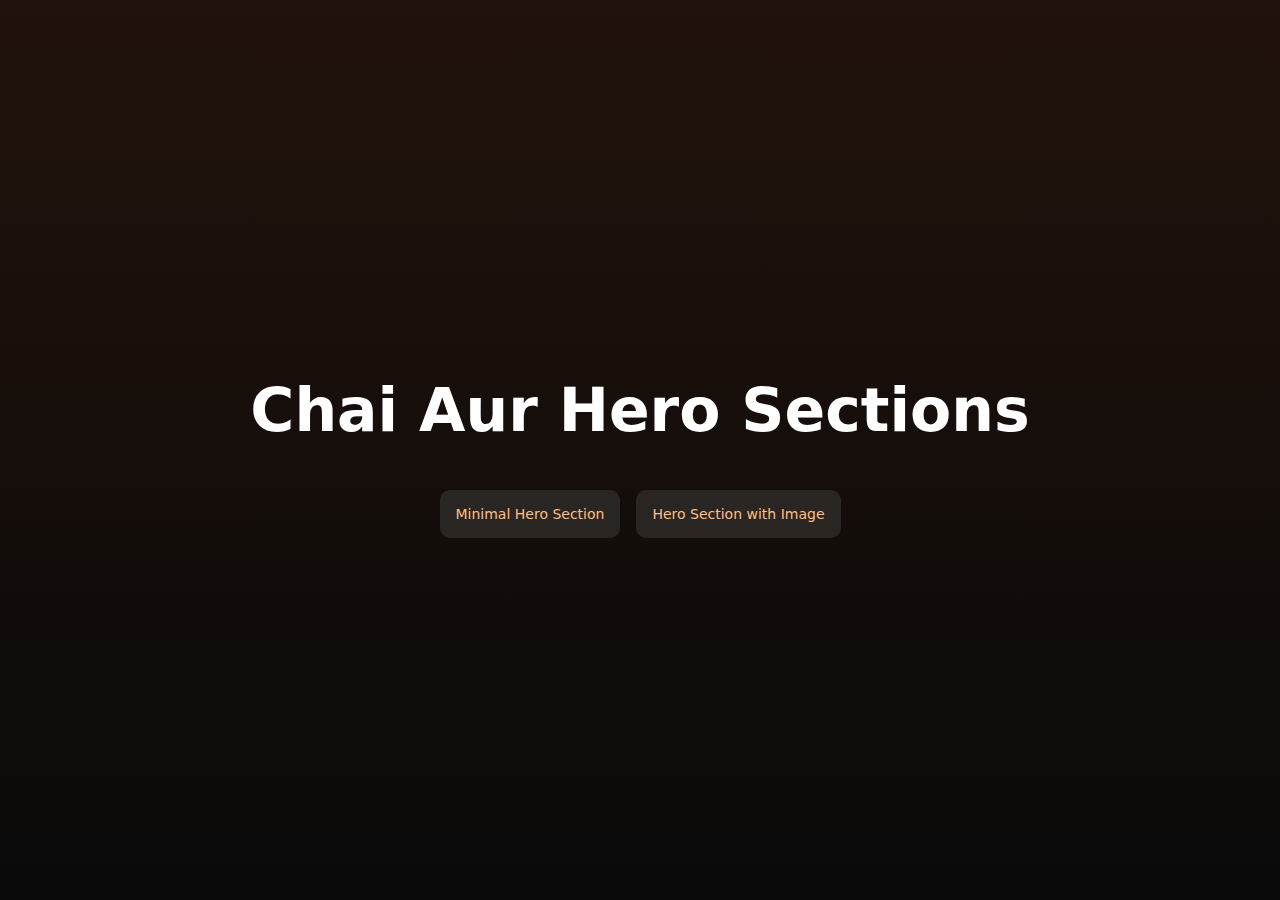
<file: index.html>
<!DOCTYPE html>
<html lang="en">
	<head>
		<meta charset="UTF-8" />
		<meta name="viewport" content="width=device-width, initial-scale=1.0" />
		<title>Hero Section Challenge</title>
		<link rel="stylesheet" href="styles.css" />
	</head>
	<body>
		<main class="main">
			<h1 class="heading">Chai Aur Hero Sections</h1>

			<div class="btns">
				<a href="./challenge-1/index.html">Minimal Hero Section</a>
				<a href="./challenge-2/index.html">Hero Section with Image</a>
			</div>
		</main>
	</body>
</html>
</file>
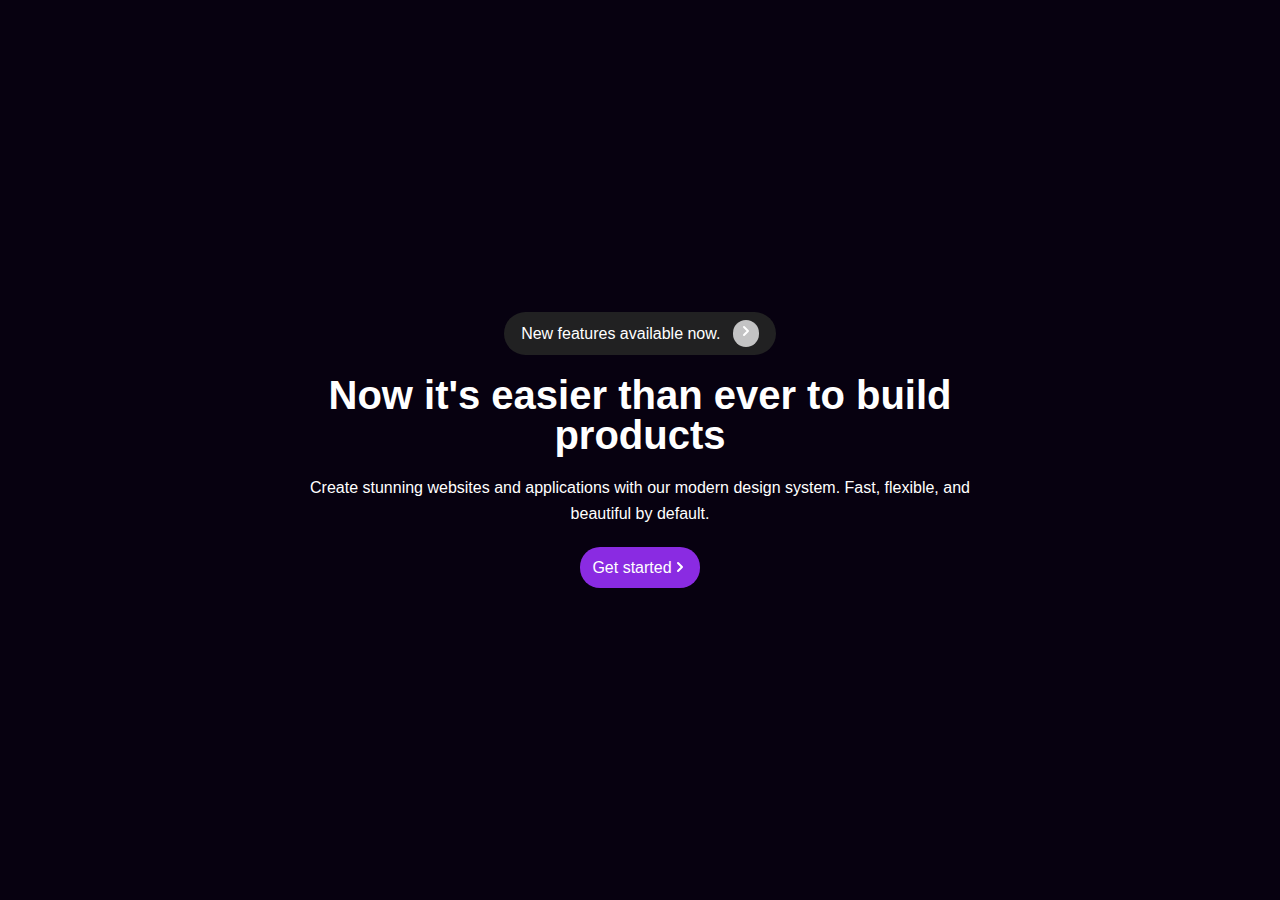
<file: challenge-1/index.html>
<!DOCTYPE html>
<html lang="en">
  <head>
    <meta charset="UTF-8" />
    <meta name="viewport" content="width=device-width, initial-scale=1.0" />
    <title>Minimal Hero Section</title>
    <link rel="stylesheet" href="./styles.css" />
  </head>
  <body>
    <section class="hero">
      <div class="announcement">
        <a href="#" class="announcement-link">
          <span class="announcement-text">New features available now.</span>
          <span class="announcement-button">
            <svg
              width="16"
              height="16"
              fill="none"
              stroke="currentColor"
              stroke-width="2"
              stroke-linecap="round"
              stroke-linejoin="round"
            >
              <path d="m6 12 4-4-4-4" />
            </svg>
          </span>
        </a>
      </div>

      <div class="hero-content">
        <h1 class="hero-title">Now it's easier than ever to build products</h1>
        <p class="hero-description">
          Create stunning websites and applications with our modern design
          system. Fast, flexible, and beautiful by default.
        </p>
        <a href="#" class="cta-button">
          Get started
          <svg
            width="16"
            height="16"
            fill="none"
            stroke="currentColor"
            stroke-width="2"
            stroke-linecap="round"
            stroke-linejoin="round"
          >
            <path d="m6 12 4-4-4-4" />
          </svg>
        </a>
      </div>
    </section>
  </body>
</html>
</file>
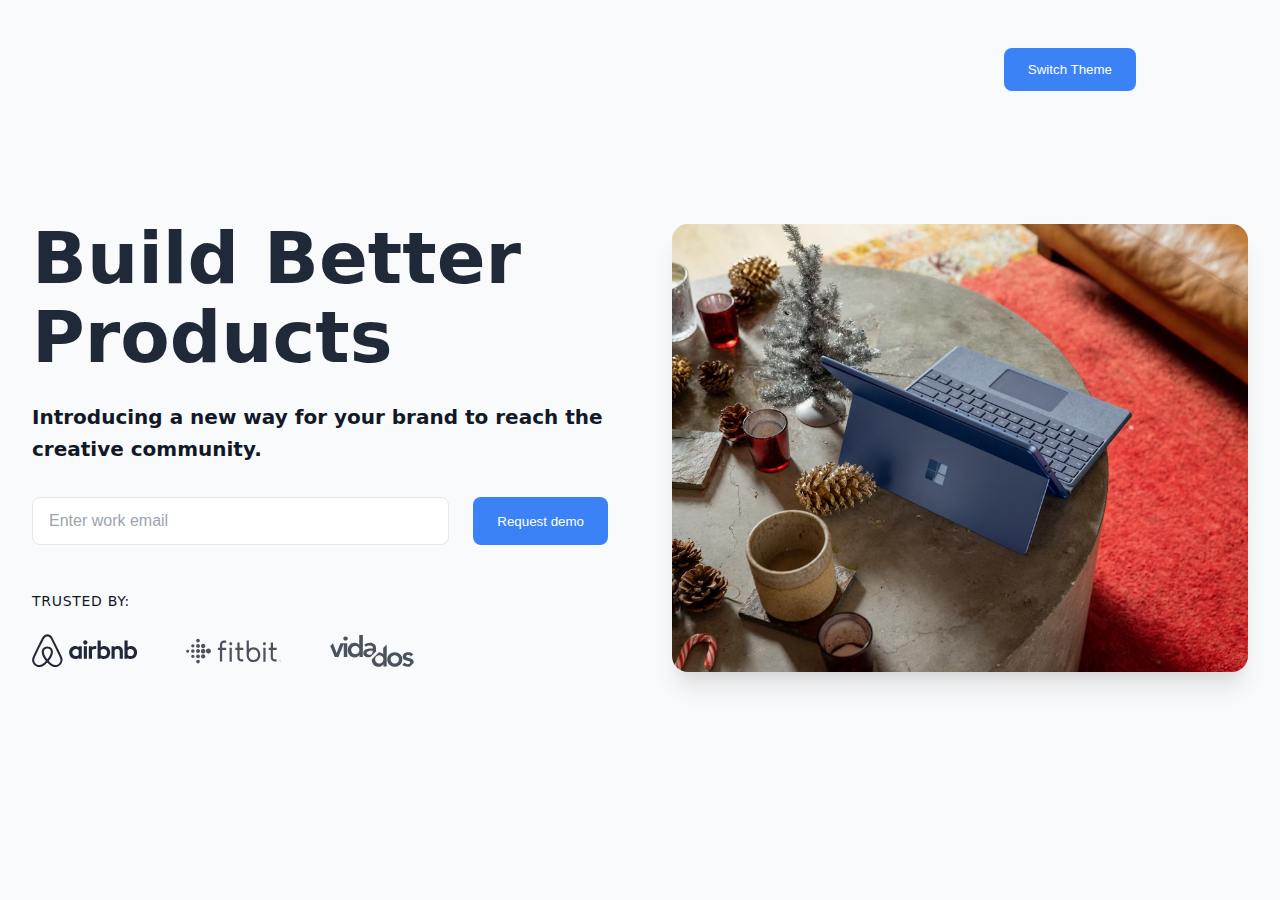
<file: challenge-2/index.html>
<!DOCTYPE html>
<html lang="en">
	<head>
		<meta charset="UTF-8" />
		<meta name="viewport" content="width=device-width, initial-scale=1.0" />
		<title>Classic Hero</title>
		<link rel="stylesheet" href="styles.css" />
	</head>
	<body>
		<button class="dark-mode-toggle" id="darkModeToggle">Switch Theme</button>

		<div class="hero">
			<div class="hero-grid">
				<div class="content-col">
					<h1>Build Better Products</h1>
					<p>
						Introducing a new way for your brand to reach the creative
						community.
					</p>

					<div class="cta-group">
						<div class="input-wrapper">
							<label for="hero-input" class="sr-only">Search</label>
							<input
								type="text"
								id="hero-input"
								name="hero-input"
								placeholder="Enter work email"
							/>
						</div>
						<button href="#" class="demo-button">Request demo</button>
					</div>

					<!-- Brands -->
					<div class="brands-section">
						<span class="trusted-by">Trusted by:</span>
						<div class="brand-logos">
							<svg
								width="106"
								height="36"
								viewBox="0 0 106 36"
								fill="none"
								xmlns="http://www.w3.org/2000/svg"
							>
								<g clip-path="url(#clip0)">
									<path
										d="M55.4732 9.52669C55.4732 10.6846 54.5258 11.6846 53.3153 11.6846C52.1048 11.6846 51.1574 10.7372 51.1574 9.52669C51.1574 8.31616 52.0521 7.36879 53.3153 7.36879C54.5785 7.47406 55.4732 8.42142 55.4732 9.52669ZM46.6837 13.8425C46.6837 14.053 46.6837 14.3688 46.6837 14.3688C46.6837 14.3688 45.6837 13.053 43.5258 13.053C39.9469 13.053 37.1574 15.7898 37.1574 19.5267C37.1574 23.2635 39.8942 26.0004 43.5258 26.0004C45.7363 26.0004 46.6837 24.6319 46.6837 24.6319V25.2109C46.6837 25.4741 46.8942 25.6846 47.1574 25.6846H49.789V13.3688C49.789 13.3688 47.3679 13.3688 47.1574 13.3688C46.8942 13.3688 46.6837 13.632 46.6837 13.8425ZM46.6837 21.7372C46.21 22.4741 45.21 23.1056 44.0521 23.1056C41.9469 23.1056 40.3679 21.7898 40.3679 19.5793C40.3679 17.3688 41.9995 16.053 44.0521 16.053C45.21 16.053 46.2627 16.6846 46.6837 17.4214V21.7372ZM51.789 13.3688H54.9469V25.6846H51.789V13.3688ZM98.789 13.053C96.6311 13.053 95.6311 14.3688 95.6311 14.3688V7.47406H92.4732V25.7372C92.4732 25.7372 94.8942 25.7372 95.1048 25.7372C95.3679 25.7372 95.5785 25.5267 95.5785 25.2635V24.6846C95.5785 24.6846 96.5785 26.053 98.7364 26.053C102.315 26.053 105.105 23.3162 105.105 19.5793C105.157 15.7898 102.368 13.053 98.789 13.053ZM98.2627 23.053C97.0521 23.053 96.1048 22.4214 95.6311 21.6846V17.2635C96.1048 16.632 97.1574 15.8951 98.2627 15.8951C100.368 15.8951 101.947 17.2109 101.947 19.4214C101.947 21.632 100.368 23.053 98.2627 23.053ZM90.8416 18.4214V25.7898H87.6837V18.7898C87.6837 16.7372 87.0521 15.9477 85.2627 15.9477C84.3153 15.9477 83.3153 16.4214 82.6837 17.1583V25.7372H79.5258V13.3688H81.9995C82.2627 13.3688 82.4732 13.5793 82.4732 13.8425V14.3688C83.3679 13.4214 84.6311 13.053 85.8416 13.053C87.21 13.053 88.3679 13.4214 89.2627 14.2109C90.4206 15.1583 90.8416 16.3162 90.8416 18.4214ZM71.8942 13.053C69.7364 13.053 68.7364 14.3688 68.7364 14.3688V7.47406H65.5785V25.7372C65.5785 25.7372 67.9995 25.7372 68.21 25.7372C68.4732 25.7372 68.6837 25.5267 68.6837 25.2635V24.6846C68.6837 24.6846 69.6837 26.053 71.8416 26.053C75.4206 26.053 78.21 23.3162 78.21 19.5793C78.2627 15.7898 75.4732 13.053 71.8942 13.053ZM71.3679 23.053C70.1574 23.053 69.21 22.4214 68.7364 21.6846V17.2635C69.21 16.632 70.2627 15.8951 71.3679 15.8951C73.4732 15.8951 75.0521 17.2109 75.0521 19.4214C75.0521 21.632 73.4732 23.053 71.3679 23.053ZM62.8416 13.053C63.789 13.053 64.2627 13.2109 64.2627 13.2109V16.1056C64.2627 16.1056 61.6311 15.2109 59.9995 17.1056V25.7372H56.8416V13.3688C56.8416 13.3688 59.2627 13.3688 59.4732 13.3688C59.7364 13.3688 59.9469 13.5793 59.9469 13.8425V14.3688C60.5785 13.6846 61.8942 13.053 62.8416 13.053ZM30.1574 24.6319C29.9995 24.2635 29.8416 23.7898 29.6837 23.4741C29.4206 22.8951 29.1574 22.3162 28.9469 21.7898L28.8942 21.7372C26.6311 16.8425 24.21 11.8425 21.6311 6.89511L21.5258 6.68458C21.2627 6.2109 20.9995 5.68458 20.7363 5.15827C20.4206 4.57932 20.1048 3.94774 19.5785 3.36879C18.5258 2.053 16.9995 1.31616 15.4206 1.31616C13.789 1.31616 12.3153 2.053 11.21 3.26353C10.6837 3.89511 10.3153 4.47406 9.99951 5.10564C9.73635 5.63195 9.47319 6.15827 9.21003 6.63195L9.10477 6.84248C6.57845 11.7372 4.10477 16.7372 1.84161 21.6846L1.78898 21.7372C1.57845 22.2635 1.3153 22.8425 1.05214 23.4214C0.894243 23.7898 0.736348 24.1583 0.578453 24.5793C0.1574 25.7898 -0.000494249 26.9477 0.210032 28.1056C0.578453 30.5793 2.21003 32.632 4.47319 33.5267C5.3153 33.8951 6.21003 34.053 7.10477 34.053C7.36793 34.053 7.68372 34.0004 7.94687 34.0004C9.05214 33.8951 10.1574 33.5267 11.21 32.8951C12.5785 32.1583 13.8416 31.053 15.2627 29.4741C16.6837 31.053 17.9995 32.1056 19.3153 32.8951C20.4206 33.5267 21.5258 33.8951 22.5785 34.0004C22.8416 34.053 23.1574 34.053 23.4206 34.053C24.3153 34.053 25.2627 33.8951 26.0521 33.5267C28.3679 32.632 29.9469 30.5267 30.3153 28.1056C30.6837 26.9477 30.5785 25.8425 30.1574 24.6319ZM15.3679 26.3162C13.5785 24.1056 12.4732 22.0004 12.0521 20.2109C11.8942 19.4741 11.8416 18.7898 11.9469 18.2109C11.9995 17.6846 12.21 17.2109 12.4732 16.8425C13.1048 15.9477 14.1574 15.4214 15.3679 15.4214C16.5785 15.4214 17.6837 15.9477 18.2627 16.8425C18.5258 17.2109 18.7363 17.6846 18.789 18.2109C18.8942 18.7898 18.8416 19.4741 18.6837 20.2109C18.2627 21.9477 17.1048 24.053 15.3679 26.3162ZM28.4206 27.8425C28.21 29.5267 27.0521 31.0004 25.4206 31.6846C24.6311 32.0004 23.789 32.1056 22.9469 32.0004C22.1048 31.8951 21.3153 31.632 20.4732 31.1583C19.3153 30.5267 18.1048 29.4741 16.7363 28.0004C18.8942 25.3688 20.21 22.8951 20.6837 20.7372C20.8942 19.7372 20.9469 18.7898 20.8416 17.9477C20.7363 17.1056 20.4206 16.3688 19.9469 15.7372C18.9469 14.2635 17.21 13.4214 15.3153 13.4214C13.4206 13.4214 11.6837 14.3162 10.6837 15.7372C10.21 16.3688 9.94687 17.1583 9.78898 17.9477C9.68372 18.7898 9.68372 19.7372 9.94687 20.7372C10.4206 22.8951 11.789 25.3688 13.8942 28.0004C12.5258 29.5267 11.3153 30.5267 10.1574 31.1583C9.3153 31.632 8.47319 31.8951 7.68372 32.0004C6.78898 32.1056 5.94687 31.9477 5.21003 31.6846C3.57845 31.053 2.47319 29.5267 2.21003 27.8425C2.10477 27.0004 2.1574 26.2109 2.52582 25.2635C2.63108 24.9477 2.78898 24.632 2.94687 24.2109C3.1574 23.6846 3.42056 23.1056 3.68372 22.5793L3.73635 22.5267C5.99951 17.632 8.42056 12.632 10.9469 7.78985L11.0521 7.57932C11.3153 7.10564 11.5785 6.57932 11.8416 6.053C12.1048 5.52669 12.4206 5.053 12.7363 4.63195C13.4206 3.84248 14.3679 3.42143 15.3679 3.42143C16.3679 3.42143 17.3153 3.84248 17.9995 4.63195C18.3679 5.053 18.6311 5.52669 18.8942 6.053C19.1574 6.52669 19.4206 7.053 19.6837 7.57932L19.789 7.78985C22.2627 12.6846 24.6837 17.6846 26.9469 22.5267V22.5793C27.21 23.1056 27.4206 23.6846 27.6837 24.2109C27.8416 24.5793 27.9995 24.9477 28.1048 25.2635C28.4732 26.1583 28.5785 27.0004 28.4206 27.8425Z"
										fill="currentColor"
										class="fill-gray-800 dark:fill-neutral-200"
									/>
								</g>
								<defs>
									<clipPath id="clip0">
										<rect
											width="105.474"
											height="35"
											fill="currentColor"
											class="fill-gray-800 dark:fill-neutral-200"
											transform="translate(0 0.26355)"
										/>
									</clipPath>
								</defs>
							</svg>

							<svg
								class="brand-logo"
								width="140"
								height="47"
								viewBox="0 0 140 47"
								fill="none"
								xmlns="http://www.w3.org/2000/svg"
							>
								<path
									d="M20.3991 8.15082C20.3991 9.61789 19.1416 10.8754 17.6745 10.8754C16.2075 10.8754 14.95 9.61789 14.95 8.15082C14.95 6.68375 16.2075 5.42627 17.6745 5.42627C19.1416 5.42627 20.3991 6.68375 20.3991 8.15082ZM17.6745 13.1109C16.0678 13.1109 14.8103 14.3684 14.8103 15.9752C14.8103 17.582 16.0678 18.8394 17.6745 18.8394C19.2813 18.8394 20.5388 17.582 20.5388 15.9752C20.5388 14.2985 19.2813 13.1109 17.6745 13.1109ZM17.6745 20.7257C16.0678 20.7257 14.7404 22.053 14.7404 23.6598C14.7404 25.2666 16.0678 26.5939 17.6745 26.5939C19.2813 26.5939 20.6087 25.2666 20.6087 23.6598C20.6785 22.053 19.2813 20.7257 17.6745 20.7257ZM17.6745 28.4802C16.0678 28.4802 14.8103 29.7376 14.8103 31.3444C14.8103 32.9512 16.0678 34.2087 17.6745 34.2087C19.2813 34.2087 20.5388 32.9512 20.5388 31.3444C20.5388 29.8075 19.2813 28.4802 17.6745 28.4802ZM17.6745 36.3744C16.2075 36.3744 14.95 37.6319 14.95 39.0989C14.95 40.566 16.2075 41.8235 17.6745 41.8235C19.1416 41.8235 20.3991 40.566 20.3991 39.0989C20.3991 37.6319 19.2115 36.3744 17.6745 36.3744ZM25.2195 12.7616C23.4729 12.7616 22.0059 14.2287 22.0059 15.9752C22.0059 17.7217 23.4729 19.1887 25.2195 19.1887C26.966 19.1887 28.433 17.7217 28.433 15.9752C28.433 14.2287 26.966 12.7616 25.2195 12.7616ZM25.2195 20.3764C23.4031 20.3764 21.8662 21.8434 21.8662 23.7297C21.8662 25.546 23.3332 27.083 25.2195 27.083C27.0358 27.083 28.5728 25.6159 28.5728 23.7297C28.5728 21.8434 27.0358 20.3764 25.2195 20.3764ZM25.2195 28.1309C23.4729 28.1309 22.0059 29.5979 22.0059 31.3444C22.0059 33.0909 23.4729 34.558 25.2195 34.558C26.966 34.558 28.433 33.0909 28.433 31.3444C28.433 29.5979 26.966 28.1309 25.2195 28.1309ZM32.9739 19.9572C31.0179 19.9572 29.2714 21.564 29.2714 23.6598C29.2714 25.6159 30.8781 27.3624 32.9739 27.3624C35.0698 27.3624 36.6765 25.7556 36.6765 23.6598C36.5368 21.564 34.93 19.9572 32.9739 19.9572ZM10.0598 13.4602C8.73243 13.4602 7.61466 14.578 7.61466 15.9053C7.61466 17.2327 8.73243 18.3504 10.0598 18.3504C11.3871 18.3504 12.5049 17.2327 12.5049 15.9053C12.5049 14.578 11.457 13.4602 10.0598 13.4602ZM10.0598 21.075C8.59271 21.075 7.47494 22.1927 7.47494 23.6598C7.47494 25.1269 8.59271 26.2446 10.0598 26.2446C11.5268 26.2446 12.6446 25.1269 12.6446 23.6598C12.6446 22.1927 11.5268 21.075 10.0598 21.075ZM10.0598 28.8295C8.73243 28.8295 7.61466 29.9472 7.61466 31.2746C7.61466 32.6019 8.73243 33.7197 10.0598 33.7197C11.3871 33.7197 12.5049 32.6019 12.5049 31.2746C12.5049 29.9472 11.457 28.8295 10.0598 28.8295ZM2.445 21.4941C1.18752 21.4941 0.209473 22.4722 0.209473 23.7297C0.209473 24.9871 1.18752 25.9652 2.445 25.9652C3.70249 25.9652 4.68053 24.9871 4.68053 23.7297C4.68053 22.4722 3.70249 21.4941 2.445 21.4941Z"
									fill="currentColor"
									class="fill-gray-800 dark:fill-neutral-200"
								/>
								<path
									d="M64.4812 18.9092C64.2018 18.9092 63.9922 19.1886 63.9922 19.3982V38.7495C63.9922 39.0289 64.2716 39.2385 64.4812 39.2385H66.7866C67.066 39.2385 67.2756 38.9591 67.2756 38.7495V19.3982C67.2756 19.1188 66.9962 18.9092 66.7866 18.9092H64.4812Z"
									fill="currentColor"
									class="fill-gray-800 dark:fill-neutral-200"
								/>
								<path
									d="M65.7389 10.7358C64.4815 10.7358 63.5034 11.7139 63.5034 12.9714C63.5034 14.2289 64.4815 15.2069 65.7389 15.2069C66.9964 15.2069 67.9745 14.2289 67.9745 12.9714C67.9745 11.7139 66.9266 10.7358 65.7389 10.7358Z"
									fill="currentColor"
									class="fill-gray-800 dark:fill-neutral-200"
								/>
								<path
									d="M114.082 18.9092C113.803 18.9092 113.593 19.1886 113.593 19.3982V38.7495C113.593 39.0289 113.873 39.2385 114.082 39.2385H116.388C116.667 39.2385 116.877 38.9591 116.877 38.7495V19.3982C116.877 19.1188 116.597 18.9092 116.388 18.9092H114.082Z"
									fill="currentColor"
									class="fill-gray-800 dark:fill-neutral-200"
								/>
								<path
									d="M115.2 10.7358C113.942 10.7358 112.964 11.7139 112.964 12.9714C112.964 14.2289 113.942 15.2069 115.2 15.2069C116.457 15.2069 117.435 14.2289 117.435 12.9714C117.435 11.7139 116.457 10.7358 115.2 10.7358Z"
									fill="currentColor"
									class="fill-gray-800 dark:fill-neutral-200"
								/>
								<path
									d="M138.603 37.3525C138.743 37.2127 138.743 37.073 138.743 37.0031C138.743 36.8634 138.743 36.8634 138.743 36.8634C138.743 36.8634 138.743 36.7237 138.603 36.7237C138.603 36.7237 138.463 36.584 138.324 36.584C138.184 36.584 138.184 36.584 138.044 36.584H137.416V38.3305H137.695V37.7018H138.044L138.533 38.3305H138.813L138.184 37.562C138.463 37.6319 138.603 37.4922 138.603 37.3525ZM137.765 37.4922V36.8634H138.254C138.394 36.8634 138.533 36.8634 138.603 37.0031C138.743 37.0031 138.743 37.1429 138.743 37.2826C138.743 37.4223 138.743 37.562 138.603 37.562C138.463 37.562 138.324 37.7018 138.254 37.7018H137.765V37.4922Z"
									fill="currentColor"
									class="fill-gray-800 dark:fill-neutral-200"
								/>
								<path
									d="M138.114 35.8853C137.276 35.8853 136.507 36.6537 136.507 37.492C136.507 38.3304 137.276 39.0988 138.114 39.0988C138.952 39.0988 139.721 38.3304 139.721 37.492C139.721 36.5839 139.022 35.8853 138.114 35.8853ZM138.114 38.9591C137.276 38.9591 136.647 38.3304 136.647 37.492C136.647 36.6537 137.276 36.025 138.114 36.025C138.952 36.025 139.581 36.6537 139.581 37.492C139.581 38.3304 138.883 38.9591 138.114 38.9591Z"
									fill="currentColor"
									class="fill-gray-800 dark:fill-neutral-200"
								/>
								<path
									d="M83.6928 22.0531C83.9722 22.0531 84.1818 21.7737 84.1818 21.5641V19.2587C84.1818 18.9793 83.9024 18.7697 83.6928 18.7697H78.7327V11.3645C78.7327 11.0851 78.4533 10.8755 78.2437 10.8755H75.9383C75.6588 10.8755 75.4493 11.1549 75.4493 11.3645V18.7697H73.0042C72.7247 18.7697 72.5151 19.0491 72.5151 19.2587V21.5641C72.5151 21.8436 72.7946 22.0531 73.0042 22.0531H75.4493V33.2308C75.4493 36.6539 77.7547 38.8895 81.108 38.8895H83.5531C83.8325 38.8895 84.0421 38.61 84.0421 38.4004V36.0951C84.0421 35.8156 83.7626 35.606 83.5531 35.606H81.4573C79.8505 35.606 78.7327 34.4883 78.7327 32.7418V21.9833L83.6928 22.0531Z"
									fill="currentColor"
									class="fill-gray-800 dark:fill-neutral-200"
								/>
								<path
									d="M132.735 22.0531C133.014 22.0531 133.224 21.7737 133.224 21.5641V19.2587C133.224 18.9793 132.944 18.7697 132.735 18.7697H127.775V11.3645C127.775 11.0851 127.495 10.8755 127.286 10.8755H124.98C124.701 10.8755 124.491 11.1549 124.491 11.3645V18.7697H122.046C121.767 18.7697 121.557 19.0491 121.557 19.2587V21.5641C121.557 21.8436 121.837 22.0531 122.046 22.0531H124.491V33.2308C124.491 36.6539 126.797 38.8895 130.15 38.8895H132.595C132.874 38.8895 133.084 38.61 133.084 38.4004V36.0951C133.084 35.8156 132.805 35.606 132.595 35.606H130.36C128.753 35.606 127.635 34.4883 127.635 32.7418V21.9833L132.735 22.0531Z"
									fill="currentColor"
									class="fill-gray-800 dark:fill-neutral-200"
								/>
								<path
									d="M49.8106 22.053V38.5401C49.8106 38.8195 50.09 39.0291 50.2996 39.0291H52.605C52.8844 39.0291 53.094 38.7497 53.094 38.5401V22.053H58.5431C58.8226 22.053 59.0321 21.7736 59.0321 21.564V19.2586C59.0321 18.9792 58.7527 18.7696 58.5431 18.7696H53.094V14.4383C53.094 12.6918 54.3515 11.5041 55.8186 11.5041H58.5431C58.8226 11.5041 59.0321 11.2247 59.0321 11.0151V8.70973C59.0321 8.43028 58.7527 8.2207 58.5431 8.2207H55.9583C52.5351 8.2207 49.8106 11.085 49.8106 14.3684V18.7696H47.3655C47.086 18.7696 46.8765 19.049 46.8765 19.2586V21.564C46.8765 21.8435 47.1559 22.053 47.3655 22.053H49.8106Z"
									fill="currentColor"
									class="fill-gray-800 dark:fill-neutral-200"
								/>
								<path
									d="M106.258 21.2148C104.442 19.2587 101.857 18.1409 99.1321 18.1409C96.5473 18.1409 93.9625 19.2587 92.3557 20.8655V8.57008C92.3557 8.29064 92.0763 8.08105 91.8667 8.08105H89.5613C89.2818 8.08105 89.0723 8.3605 89.0723 8.57008V28.8994C89.0723 36.4443 94.1022 39.7278 99.0623 39.7278C103.952 39.7278 109.052 36.3745 109.052 28.8994C109.052 25.8954 108.074 23.1709 106.258 21.2148ZM99.0623 36.584C94.1022 36.584 92.2858 32.6719 92.2858 28.9693C92.2858 24.4284 95.0104 21.4244 99.0623 21.4244C103.114 21.4244 105.839 24.4982 105.839 28.9693C105.769 32.6719 104.022 36.584 99.0623 36.584Z"
									fill="currentColor"
									class="fill-gray-800 dark:fill-neutral-200"
								/>
							</svg>

							<svg
								class="brand-logo"
								width="200"
								height="67"
								viewBox="10 0 200 67"
								fill="none"
								xmlns="http://www.w3.org/2000/svg"
							>
								<path
									d="M44.6108 11.7537C45.9082 11.7537 47.1058 11.3545 48.0041 10.5561C48.9023 9.75767 49.4013 8.65988 49.4013 7.46227C49.4013 6.16487 48.9023 5.16686 48.0041 4.26866C47.1058 3.47026 46.008 3.07104 44.6108 3.07104C43.3134 3.07104 42.2156 3.47026 41.3174 4.36846C40.4192 5.26666 40.02 6.26467 40.02 7.46227C40.02 8.65988 40.4192 9.65787 41.3174 10.5561C42.2156 11.3545 43.3134 11.7537 44.6108 11.7537Z"
									fill="currentColor"
									class="fill-gray-800 dark:fill-neutral-200"
								/>
								<path
									d="M73.3534 0.176758V20.6358H73.1538C72.8544 20.1368 72.3554 19.6378 71.8564 19.1388C71.2576 18.6398 70.559 18.1408 69.7606 17.7416C68.9622 17.3424 68.064 16.9432 66.9662 16.6438C65.8684 16.3444 64.6708 16.2446 63.3734 16.2446C61.2776 16.2446 59.3814 16.6438 57.6847 17.4422C55.9881 18.2406 54.4911 19.3384 53.1937 20.7356C51.9961 22.1328 50.9981 23.7297 50.2995 25.6259C49.6009 27.5221 49.3015 29.5181 49.3015 31.6139C49.3015 33.7097 49.6009 35.8055 50.2995 37.6019C50.8983 39.4981 51.8963 41.0949 53.1937 42.4921C54.4911 43.8893 55.9881 44.9871 57.6847 45.7855C59.4812 46.5839 61.4772 46.9831 63.7726 46.9831C65.8684 46.9831 67.7646 46.5839 69.561 45.7855C71.3574 44.9871 72.7546 43.6897 73.8524 41.8933H73.9522V46.0849H80.8384V0.176758H73.3534ZM73.054 34.8075C72.6548 35.9053 72.056 36.8035 71.3574 37.6019C70.559 38.4003 69.6608 39.0989 68.6628 39.4981C67.565 39.9971 66.3674 40.1967 65.07 40.1967C63.7726 40.1967 62.575 39.9971 61.4772 39.4981C60.3794 38.9991 59.4812 38.4003 58.7826 37.6019C57.9841 36.8035 57.4851 35.9053 57.0859 34.8075C56.6867 33.7097 56.4871 32.7117 56.4871 31.5141C56.4871 30.4163 56.6867 29.3185 57.0859 28.2207C57.4851 27.1229 58.0839 26.2247 58.7826 25.4263C59.581 24.6279 60.4792 23.9293 61.4772 23.5301C62.575 23.031 63.7726 22.8314 65.07 22.8314C66.3674 22.8314 67.565 23.031 68.6628 23.5301C69.7606 24.0291 70.6588 24.6279 71.3574 25.4263C72.1558 26.2247 72.6548 27.1229 73.054 28.2207C73.4532 29.3185 73.6528 30.4163 73.6528 31.5141C73.6528 32.6119 73.4532 33.7097 73.054 34.8075Z"
									fill="currentColor"
									class="fill-gray-800 dark:fill-neutral-200"
								/>
								<path
									d="M130.739 19.9373L123.553 27.1229V40.3963H123.353C122.954 39.8973 122.555 39.3983 121.956 38.8993C121.357 38.4003 120.659 37.9013 119.86 37.5021C119.062 37.1029 118.164 36.7037 117.066 36.4043C116.367 36.2047 115.469 36.1049 114.571 36.0051L99.501 51.2746C99.501 53.3704 99.8004 55.3664 100.499 57.2626C101.098 59.1588 102.096 60.7556 103.393 62.1528C104.691 63.55 106.188 64.6478 107.884 65.3464C109.681 66.1448 111.677 66.544 113.872 66.544C115.968 66.544 117.864 66.1448 119.661 65.3464C121.457 64.548 122.854 63.2506 123.852 61.4542H123.952V65.8454H130.838V19.9373H130.739ZM123.253 54.4682C122.854 55.566 122.255 56.4642 121.557 57.2626C120.858 58.061 119.86 58.7596 118.862 59.1588C117.764 59.6578 116.667 59.8574 115.269 59.8574C113.972 59.8574 112.774 59.6578 111.677 59.1588C110.579 58.6598 109.681 58.061 108.982 57.2626C108.283 56.4642 107.685 55.566 107.285 54.4682C106.886 53.3704 106.687 52.3724 106.687 51.1748C106.687 50.077 106.886 48.9792 107.285 47.8814C107.685 46.7836 108.283 45.8854 108.982 45.087C109.681 44.2886 110.579 43.5899 111.677 43.1907C112.774 42.6917 113.872 42.4921 115.269 42.4921C116.567 42.4921 117.764 42.6917 118.862 43.1907C119.96 43.6897 120.858 44.2886 121.557 45.087C122.255 45.8854 122.854 46.7836 123.253 47.8814C123.653 48.9792 123.852 50.077 123.852 51.1748C123.852 52.3724 123.653 53.4702 123.253 54.4682Z"
									fill="currentColor"
									class="fill-gray-800 dark:fill-neutral-200"
								/>
								<path
									d="M162.275 44.9872C161.477 43.091 160.279 41.4941 158.882 40.1967C157.485 38.8993 155.788 37.8015 153.892 37.1029C151.996 36.4043 149.9 36.0051 147.704 36.0051C145.509 36.0051 143.513 36.4043 141.517 37.1029C139.621 37.8015 137.924 38.8993 136.527 40.1967C135.13 41.4941 134.032 43.091 133.134 44.9872C132.335 46.8834 131.936 48.9792 131.936 51.2746C131.936 53.57 132.335 55.6658 133.134 57.562C133.932 59.4582 135.13 61.055 136.527 62.3524C137.924 63.6498 139.621 64.7476 141.517 65.4462C143.413 66.1448 145.509 66.544 147.704 66.544C149.9 66.544 151.896 66.1448 153.892 65.4462C155.788 64.7476 157.485 63.6498 158.882 62.3524C160.279 61.055 161.377 59.4582 162.275 57.562C163.074 55.6658 163.473 53.57 163.473 51.2746C163.573 48.9792 163.174 46.8834 162.275 44.9872ZM155.689 54.4682C155.289 55.566 154.691 56.4642 153.992 57.2626C153.293 58.061 152.395 58.7596 151.297 59.1588C150.2 59.6578 149.102 59.8574 147.704 59.8574C146.407 59.8574 145.209 59.6578 144.112 59.1588C143.014 58.6598 142.116 58.061 141.417 57.2626C140.718 56.4642 140.12 55.566 139.72 54.4682C139.321 53.3704 139.122 52.3724 139.122 51.1748C139.122 50.077 139.321 48.9792 139.72 47.8814C140.12 46.7836 140.619 45.8854 141.417 45.087C142.116 44.2886 143.014 43.59 144.112 43.1908C145.209 42.6918 146.307 42.4922 147.704 42.4922C149.002 42.4922 150.2 42.6918 151.297 43.1908C152.395 43.6898 153.293 44.2886 153.992 45.087C154.691 45.8854 155.289 46.7836 155.689 47.8814C156.088 48.9792 156.287 50.077 156.287 51.1748C156.287 52.3724 156.088 53.4702 155.689 54.4682Z"
									fill="currentColor"
									class="fill-gray-800 dark:fill-neutral-200"
								/>
								<path
									d="M186.128 52.6718C185.329 51.574 184.431 50.6758 183.234 50.077C182.036 49.4782 180.838 48.9792 179.441 48.6798C178.144 48.3804 176.946 48.081 175.649 47.7816C174.451 47.4822 173.553 47.1828 172.755 46.7836C171.956 46.3844 171.557 45.6858 171.557 44.8874C171.557 43.7896 172.056 42.9912 172.954 42.4922C173.852 41.9932 174.85 41.7936 175.848 41.7936C178.244 41.7936 180.14 42.7916 181.537 44.7876L186.427 40.3963C185.23 38.7995 183.733 37.6019 181.836 37.0031C179.94 36.3045 178.044 36.0051 176.048 36.0051C174.551 36.0051 173.154 36.2047 171.757 36.5041C170.359 36.9033 169.062 37.4023 167.964 38.2007C166.866 38.9991 165.968 39.9971 165.369 41.0949C164.671 42.2926 164.371 43.6898 164.371 45.2866C164.371 47.1828 164.771 48.58 165.569 49.6778C166.367 50.7756 167.266 51.574 168.463 52.1728C169.661 52.7716 170.858 53.1708 172.256 53.4702C173.653 53.7696 174.85 53.9692 176.048 54.3684C177.246 54.6678 178.144 55.067 178.942 55.566C179.741 56.065 180.14 56.7636 180.14 57.7616C180.14 58.3604 179.94 58.8594 179.641 59.2586C179.341 59.6578 178.942 60.057 178.443 60.3564C177.944 60.6558 177.445 60.8554 176.846 60.9552C176.248 61.055 175.749 61.1548 175.25 61.1548C173.753 61.1548 172.455 60.8554 171.357 60.1568C170.26 59.4582 169.262 58.6598 168.363 57.562L163.473 62.1528C164.97 63.8494 166.667 65.047 168.563 65.6458C170.459 66.2446 172.555 66.6438 174.85 66.6438C176.248 66.6438 177.645 66.544 179.142 66.2446L187.425 57.9612C187.425 57.7616 187.425 57.562 187.425 57.3624C187.325 55.2666 186.926 53.7696 186.128 52.6718Z"
									fill="currentColor"
									class="fill-gray-800 dark:fill-neutral-200"
								/>
								<path
									d="M33.8322 17.3425L26.0478 37.5022H25.948L18.2634 17.3425L12.6746 22.9313L22.1556 46.085H29.8402L40.9181 18.1409V46.085H48.2035V17.3425H33.8322Z"
									fill="currentColor"
									class="fill-gray-800 dark:fill-neutral-200"
								/>
								<path
									d="M108.483 34.4084V29.4183C108.483 28.7197 108.483 27.9213 108.383 27.0231C108.383 26.1249 108.184 25.1269 107.984 24.2287C107.785 23.2307 107.385 22.3325 106.886 21.3345C106.387 20.4363 105.689 19.5381 104.691 18.8395C103.793 18.1409 102.595 17.5421 101.198 17.0431C99.8005 16.5441 98.0041 16.3445 96.0081 16.3445C93.7127 16.3445 91.5171 16.7437 89.3215 17.4423C87.1258 18.1409 85.2296 19.3385 83.6328 21.0351L87.4252 24.8275C88.4233 23.9293 89.5211 23.1309 90.9183 22.6319C92.2157 22.1329 93.7127 21.8335 95.2097 21.8335C97.1059 21.8335 98.7027 22.3325 100 23.2307C101.298 24.1289 101.896 25.5261 101.896 27.3225V28.1209H100.1C98.9023 28.1209 97.6049 28.1209 96.2077 28.2207C94.8105 28.3205 93.5131 28.4203 92.1159 28.6199C90.7187 28.8195 89.4213 29.2187 88.2237 29.6179C86.9262 30.0171 85.8284 30.6159 84.9302 31.4143C83.9322 32.1129 83.2336 33.1109 82.6348 34.2087C82.036 35.3066 81.8364 36.7038 81.8364 38.2008C81.8364 39.6978 82.1358 40.8954 82.7346 41.9932C83.3334 43.091 84.1318 43.9892 85.1298 44.6878C86.1278 45.3864 87.2256 45.9852 88.523 46.2846C89.8205 46.6838 91.1179 46.7836 92.4153 46.7836C94.0121 46.7836 95.4093 46.584 96.8065 46.085L108.483 34.4084ZM101.497 34.7078C101.497 36.8036 100.898 38.4004 99.7007 39.598C98.5031 40.7956 96.7067 41.3944 94.1119 41.3944C93.5131 41.3944 92.9143 41.2946 92.3155 41.1948C91.7167 41.095 91.1179 40.7956 90.7187 40.4962C90.2197 40.1968 89.8205 39.7976 89.5211 39.2986C89.2217 38.7996 89.0221 38.3006 89.0221 37.602C89.0221 36.5042 89.4213 35.7058 90.2197 35.107C91.0181 34.5082 91.9163 34.109 93.0141 33.8096C94.1119 33.5101 95.3095 33.3105 96.5071 33.2107C97.8045 33.1109 98.9023 33.1109 99.9003 33.1109H101.397V34.7078H101.497Z"
									fill="currentColor"
									class="fill-gray-800 dark:fill-neutral-200"
								/>
							</svg>
						</div>
					</div>
				</div>

				<div class="image-col">
					<img
						class="hero-image"
						src="assets/hero.avif"
						alt="Hero Image"
					/>
				</div>
			</div>
		</div>

		<script type="text/javascript" src="script.js"></script>
	</body>
</html>
</file>
<file: styles.css>
* {
	margin: 0;
	padding: 0;
	box-sizing: border-box;
}

body {
	font-family: system-ui, -apple-system, BlinkMacSystemFont, 'Segoe UI', Roboto,
		Oxygen, Ubuntu, Cantarell, sans-serif;
	line-height: 1.6;
	color: white;
	background-color: #0a0a0a;
}

.main {
	background: linear-gradient(
		180deg,
		rgba(236, 89, 21, 0.1) 0%,
		transparent 100%
	);
	min-height: 100vh;
	padding: 2rem;
	display: flex;
	flex-direction: column;
  justify-content: center;
	align-items: center;
	gap: 2rem;
}

.heading {
	font-weight: 600;
  font-size: 60px;
}

.btns {
	display: flex;
	gap: 1rem;
}

.btns a {
  text-decoration: none;
  color: #ffbf86;
  background: rgba(231, 255, 253, 0.1);
  padding: 0.8rem 1rem;
  border-radius: 10px;
  font-size: 14px;
}
</file>
<file: challenge-1/styles.css>
* {
  margin: 0;
  padding: 0;
  box-sizing: border-box;
}

body {
  font-family: -apple-system, BlinkMacSystemFont, 'Segoe UI', Roboto, Oxygen,
    Ubuntu, Cantarell, sans-serif;
  line-height: 1.6;
  color: white;
  background-color: #070110;
}

.hero {
  display: flex;
  justify-content: center;
  align-items: center;
  flex-direction: column;
  width: 100%;
  height: 100vh;
}

.announcement {
  display: flex;
  justify-content: center;
  align-items: center;
}

.announcement-link {
  text-decoration: none;
  background-color: #212122;
  padding: 9px;
  border-radius: 30px;
}

.announcement-link:hover {
  cursor: pointer;

  background-color: rgba(240, 248, 255, 0.193);
}

.announcement-text {
  margin-left: 8px;
  color: white;
  font-weight: 500;
}

.announcement-button {
  background-color: rgba(253, 253, 253, 0.736);
  border-radius: 30px;
  margin: 8px;
  padding: 5px;
  color: white;
}

.hero-content {
  display: flex;
  justify-content: center;
  align-items: center;
  flex-direction: column;
  width: 663px;
}

.hero-title {
  margin: 20px;
  line-height: 40px;
  font-size: 40px;
  text-align: center;
}

.hero-description {
  margin-bottom: 20px;
  text-align: center;
  width: 100%;
}

.cta-button {
  border: none;
  display: flex;
  justify-content: center;
  align-items: center;
  background-color: blueviolet;
  padding: 8px;
  border-radius: 20px;
  text-decoration: none;
  color: white;
  width: 120px;
  transition: all 700ms ease;
}

.cta-button:hover {
  cursor: pointer;
  box-shadow: 1px 1px 10px 2px rgb(57, 103, 188);
}

@media (max-width: 640px) {
  .hero {
    padding: 1rem;
  }

  .announcement-link {
    font-size: 0.75rem;
  }

  .hero-content {
    padding: 0 1rem;
  }
}
</file>
<file: challenge-2/styles.css>
:root {
  --primary-blue: #3b82f6;
  --primary-blue-dark: #2563eb;
  --gray-800: #1f2937;
  --neutral-400: #9ca3af;
  --neutral-900: #111827;

  /* Dark mode variables */
  --bg-dark: #111827;
  --text-dark: #ffffff;
  --border-dark: #374151;
}

body {
  width: 100%;
  height: 100vh;
  margin: 0;
  padding: 0;
  box-sizing: border-box;
  font-family: system-ui, -apple-system, sans-serif;
  background-color: #f9fafb;
  color: var(--gray-800);
}

.hero {
  display: flex;
  justify-content: center;
  align-items: center;
  min-height: 100vh;
}

.hero-grid {
  display: flex;
  justify-content: space-between;
  align-items: center;
  width: 100%;
  max-width: 1280px;
  margin: 0 auto;
  gap: 4rem;
  padding: 0 2rem;
}

.content-col {
  margin-top: -60px;
  flex: 1;
}

.content-col h1 {
  font-size: 4.5rem;
  font-weight: 800;
  line-height: 1.1;
  margin-bottom: 1.5rem;
  color: var(--gray-800);
}

.content-col p {
  font-size: 1.25rem;
  margin-top: 0;
  font-weight: 600;
  line-height: 1.6;
  color: var(--bg-dark);
  margin-bottom: 2rem;
  max-width: 600px;
}

.cta-group {
  display: flex;
  gap: 1rem;
  margin-bottom: 3rem;
}

.sr-only {
  position: absolute;
  width: 1px;
  height: 1px;
  padding: 0;
  margin: -1px;
  overflow: hidden;

  border: 0;
}

.input-wrapper {
  flex: 1;
}

input[type="text"] {
  width: 90%;
  padding: 0.875rem 1rem;
  border: 1px solid #e5e7eb;
  border-radius: 0.5rem;
  font-size: 1rem;
  outline: none;
  transition: border-color 0.2s;
}

input[type="text"]:focus {
  border-color: var(--primary-blue);
  box-shadow: 0 0 0 3px rgba(59, 130, 246, 0.1);
}

.demo-button {
  background-color: var(--primary-blue);
  color: white;
  padding: 0.875rem 1.5rem;
  border: none;
  border-radius: 0.5rem;
  font-weight: 500;
  transition: all 0.2s ease-in-out;
  white-space: nowrap;
}

.demo-button:hover {
  background-color: var(--primary-blue-dark);
  cursor: pointer;
  transform: translateY(-1px);
}

.brands-section {
  display: flex;
  flex-direction: column;
  gap: 1.5rem;
}

.trusted-by {
  text-transform: uppercase;
  font-weight: 500;
  font-size: 0.875rem;
  letter-spacing: 0.05em;
  color: var(--bg-dark);
}

.brand-logos {
  display: flex;
  gap: 3rem;
  align-items: center;
}

.brand-logo {
  height: 2rem;
  width: auto;
  opacity: 0.8;
  transition: opacity 0.2s;
}

.brand-logo:hover {
  opacity: 1;
}

.image-col {
  flex: 1;
  max-width: 600px;
}

.hero-image {
  width: 100%;
  height: auto;
  border-radius: 1rem;
  box-shadow: 0 20px 25px -5px rgba(0, 0, 0, 0.1),
    0 10px 10px -5px rgba(0, 0, 0, 0.04);
}

.dark-mode-toggle {
  position: fixed;
  top: 3rem;
  right: 9rem;
  background-color: var(--primary-blue);
  color: white;
  border: none;
  border-radius: 0.5rem;
  padding: 0.875rem 1.5rem;
  font-weight: 500;
  cursor: pointer;
  transition: all 0.2s;
  z-index: 50;
}

.dark-mode-toggle:hover {
  background-color: var(--primary-blue-dark);
  transform: translateY(-1px);
}

body.dark {
  background-color: var(--bg-dark);
  color: var(--text-dark);
}

body.dark .content-col h1 {
  color: var(--text-dark);
}
body.dark .content-col p {
  color: var(--text-dark);
}

body.dark input[type="text"] {
  background-color: var(--bg-dark);
  border-color: var(--border-dark);
  color: var(--text-dark);
}

input[type="text"]::placeholder {
  color: var(--neutral-400);
}

/* Responsive Design */
@media (max-width: 1024px) {
  .hero {
    padding: 1rem;
  }

  .hero-grid {
    flex-direction: column;
    text-align: center;
    gap: 2rem;
  }

  .content-col h1 {
    font-size: 3rem;
  }

  .cta-group {
    flex-direction: column;
    max-width: 400px;
    margin: 0 auto 2rem;
  }

  .brands-section {
    align-items: center;
  }

  .image-col {
    width: 100%;
    max-width: 500px;
    margin: 0 auto;
  }
}

@media (max-width: 768px) {
  .content-col h1 {
    font-size: 2.5rem;
  }

  .brand-logos {
    flex-wrap: wrap;
    justify-content: center;
    gap: 2rem;
  }
}

@media (max-width: 640px) {
  .hero {
    padding: 1rem;
  }

  .content-col h1 {
    font-size: 2rem;
  }

  .demo-button {
    width: 100%;
  }

  .input-wrapper {
    width: 100%;
  }

  input[type="text"] {
    width: 100%;
  }
  .dark-mode-toggle {
    width: 15%;
    top: 1rem;
    right: 2rem;
  }
}
</file>
